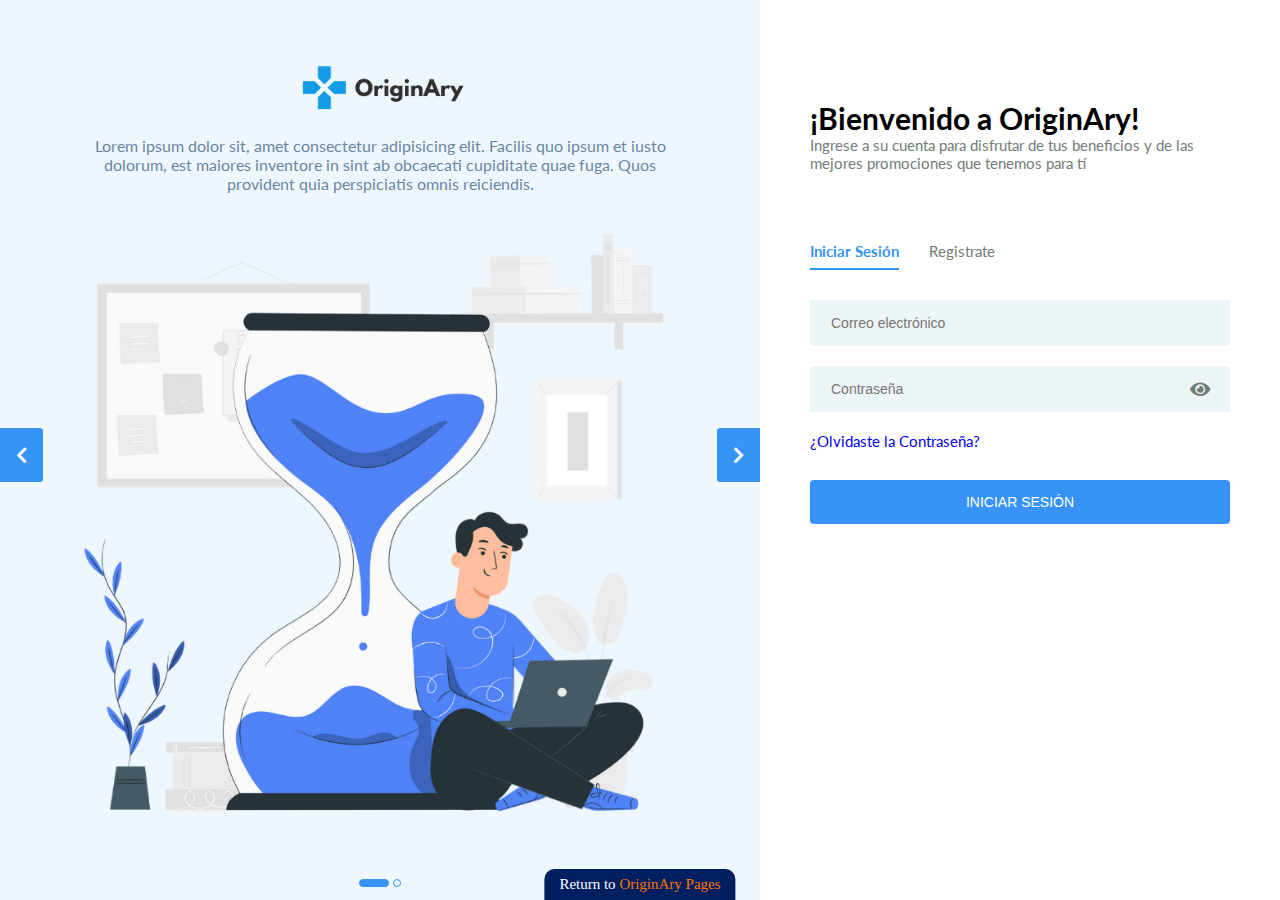
<file: login/login.html>
<!DOCTYPE html>
<html lang="en">
<head>
    <meta charset="UTF-8">
    <meta name="viewport" content="initial-scale=1.0, width=device-width"/>
    <meta http-equiv="X-UA-Compatible" content="ie-edge">
    <title>Login | OriginAry</title>

    <!--Fuentes de tipo de letras Iconografia-->

    <link rel="stylesheet" href="https://use.fontawesome.com/releases/v5.8.1/css/all.css">
    <link href="https://fonts.googleapis.com/css2?family=Lato:wght@300;400;700&display=swap" rel="stylesheet">

    <!--Mis estilos-->

    <link rel="stylesheet" href="css/estilos.css">

</head>
<body>
    
    
    <div class="contenedor-login">

        <!--Slider-->
        <div class="contenedor-slider">
            <div class="slider">

                <!--Slide 1-->
                <div class="slide fade">
                    <img src="img/img-slider-login.png" alt="">

                    <div class="contenido-slider">

                        <div class="logo">
                            <img src="img/logo-tienda.png" alt="">
                        </div>

                        <p class="slider-texto">
                            Lorem ipsum dolor sit, amet consectetur adipisicing elit. Facilis quo ipsum et iusto dolorum,
                            est maiores inventore in sint ab obcaecati cupiditate quae fuga. Quos provident quia perspiciatis
                            omnis reiciendis.
                        </p>

                    </div>

                </div>

                <!--Slide 2-->
                <div class="slide fade">
                    <img src="img/img-slider-login-2.png" alt="">

                    <div class="contenido-slider">

                        <div class="logo">
                            <img src="img/logo-tienda.png" alt="">
                        </div>

                        <p class="slider-texto">
                            Lorem ipsum dolor sit, amet consectetur adipisicing elit. Facilis quo ipsum et iusto dolorum,
                            est maiores inventore in sint ab obcaecati cupiditate quae fuga. Quos provident quia perspiciatis
                            omnis reiciendis.
                        </p>

                    </div>

                </div>

            </div>

            <!--Botones next y prev-->
            <a href="#" class="prev"><i class="fas fa-chevron-left"></i></a>
            <a href="#" class="next"><i class="fas fa-chevron-right"></i></a>

            <!--dots-->
            <div class="dots">

                <!--<span class="dot active"></span>-->

            </div>

        </div>

        <!--Formularios-->

        <div class="contenedor-texto">

            <div class="contenedor-form">

                <h1 class="titutlo">¡Bienvenido a OriginAry!</h1>
                <p class="descripcion">Ingrese a su cuenta para disfrutar de tus beneficios
                     y de las mejores promociones que tenemos para tí</p>
                
                <!--Tabs-->
                <ul class="tabs-links">
                    <li class="tab-link active">Iniciar Sesión</li>
                    <li class="tab-link ">Registrate</li>
                </ul>

                <!--Formulario de login-->

                <form action="" method="POST" id="formLogin" class="formulario active">

                    <div class="error-text">
                        <p>aqui los errores del formulario</p>
                    </div>

                    <input type="text" placeholder="Correo electrónico" class="input-text" name="correo" autocomplete="off">
                    <div class="grupo-input">

                        <input type="password" placeholder="Contraseña" name="password" class="input-text clave">
                        <button type="button" class="icono fas fa-eye mostrarClave"></button>

                    </div>

                    <a href="#" class="link">¿Olvidaste la Contraseña?</a>
                    <button class="btn" id="btnLogin" type="button">Iniciar Sesión</button>

                </form>

                <!--Formulario de registro-->

                <form action="" method="POST" id="formRegistro" class="formulario ">

                    <div class="error-text ">

                    </div>

                    <input type="text" placeholder="Nombre y Apellidos" class="input-text" name="nombre" autocomplete="off">
                    <input type="text" placeholder="Correo electrónico" class="input-text" name="correo" autocomplete="off">

                    <div class="grupo-input">

                        <input type="password" placeholder="Contraseña" name="password" class="input-text clave">
                        <button type="button" class="icono fas fa-eye mostrarClave"></button>

                    </div>

                    <!--Checkbox Personalizados-->
                    <label class="contenedor-cbx animate">
                        Me gustaría recibir notificaciones sobre productos
                        <input type="checkbox" name="cbx_notificaciones" checked>
                        <span class="cbx-marca"></span>
                    </label>

                    <label class="contenedor-cbx animate">

                        He leido y acepto los
                        <a href="#" class="link">Términos y Condiciones</a>
                        <a href="#" class="link">y Política de privacidad de mi tienda</a>

                        <input type="checkbox" name="cbx_terminos">
                        <span class="cbx-marca"></span>

                    </label>

                    <button class="btn" id="btnRegistro" type="button">Crear cuenta</button>

                </form>

            </div>

        </div>

    </div>
    <div class="floating-text">
        Return to <a href="" target="_blank">OriginAry Pages</a>
    </div>

    <!--Scripts-->

    <script src="js/app.js"></script>

</body>
</html>
</file>
<file: login/css/estilos.css>
:root{
    --color-negro:#364E65;
    --color-texto:#727C77;
    --color-rojo:#ED0722;
    --color-rgb-rojo:rgba(237,7,34,.21);
    --color-rgb-celeste:rgba(55,147,246,.27);
    --color-celeste:#3793F6;
    --color-input:#EEF5F9;
}

.input-error{
    border: 1px solid var(--color-rojo) !important;
}

/* Estilos generales */

*{
    margin: 0;
    padding: 0;
    box-sizing: border-box;
}

body{
    background: #f7f9fd;
    font-family: 'Lato', sans-serif;
    font-size: 15px;
}

a{
    text-decoration: none;
}

ul,ol{
    list-style: none;
}

.contenedor-login{
    width: 100%;
    height: 100vh;
    display: flex;
    -webkit-box-align: start;
    align-items: flex-start;
    overflow: hidden;
}

/* Estilos contenedor slider */

.contenedor-slider{
    width: calc(100% - 520px);
    height: 100%;
    overflow: hidden;
    position: relative;
}

.slider{
    position: relative;
    display: flex;
    width: 100%;
    height: 100%;
}

.slide{
    min-width: 100%;
    min-height: 100%;
    height: auto;
    display: none;
    position: relative;
    justify-content: center;
}

.slide.active{
    display: flex;
}

.slide img{
    width: 100%;
    height: 100%;
    object-fit: cover;
}

/* Estilos contenidp slider */

.contenido-slider{
    position: absolute;
    top: 60px;
    width: 600px;
    text-align: center;
}

.contenido-slider .logo{
    margin-bottom: 20px;
}

.contenido-slider .logo img{
    width: 200px;
}

.contenido-slider .slider-texto{
    color: #6a86a2;
    font-size: 16px;
}

/* Animación Slide */

.fade{
    animation: fade 1.5 ease-in-out;
    -webkit-animation: fade 1.5s ease-in-out;
}

@-webkit-keyframes fade{
    from{
        opacity: 0.4;
    }

    to{
        opacity: 1;
    }
}

@keyframes fade{
    from{
        opacity: 0.4;
    }

    to{
        opacity: 1;
    }
}

/* Botones nex y prev */

.prev,
.next{
    cursor: pointer;
    position: absolute;
    top: 50%;
    width: auto;
    padding: 16px;
    background: var(--color-celeste);
    margin-top: -22px;
    color: #fff;
    font-weight: bold;
    font-size: 18px;
    transition:all .6s ease;
    border-radius: 0 3px 3px 0;
    user-select: none;
    outline: 0;
}

.next{
    right: 0;
    border-radius: 3px 0px 0px 3px;
}

.prev:hover,
.next:hover{
    background: var(--color-negro);
}

/* puntos */

.dots{
    position: absolute;
    width: 100%;
    text-align: center;
    bottom: 10px;
}

.dots .dot{
    outline: 0;
    cursor: pointer;
    height: 8px;
    width: 8px;
    margin: 0 2px;
    border: 1px solid var(--color-celeste);
    border-radius: 4px;
    display: inline-block;
    transition: all .6 ease-in-out;
}

.dots .dot.active{
    background: var(--color-celeste);
    width: 30px;
}

/* Estilos contenedor formularios */

.contenedor-texto{
    width: 520px;
    height: 100%;
    overflow: hidden;
    overflow-y: auto;
    background: #fff;
}

.contenedor-form{
    width: 100%;
    padding: 100px 50px 50px 50px;
}

.contenedor-form .titulo{
    font-size: 24px;
    font-weight: 700;
    margin-bottom: 20px;
    color: var(--color-negro);
}

.contenedor-form .descripcion{
    font-size: 15px;
    color: var(--color-texto);
}

/* Estilos Tabs */

.tabs-links{
    margin-top: 70px;
    display: flex;
    width: 100%;
    border-radius: 1px solid #f2f2f2;
    padding-bottom: 10px;
}

.tabs-links .tab-link{
    font-size: 15px;
    margin-right: 30px;
    color: var(--color-texto);
    cursor: pointer;
    position: relative;
}

.tabs-links .tab-link.active{
    color: var(--color-celeste);
    font-weight: 700;
}

.tabs-links .tab-link.active::after{
    content: '';
    position: absolute;
    width: 100%;
    height: 2px;
    background: var(--color-celeste);
    left: 0;
    bottom: -10px;
}

/*Estilos formularios*/

.formulario{
    display: none;
    margin-top: 30px;
}

.formulario.active{
    display: block;
}

.formulario .input-text{
    padding: 14px 20px;
    border: 1px solid transparent;
    background: var(--color-input);
    margin-bottom: 20px;
    border-radius: 3px;
    width: 100%;
    outline: 0;
    font-size: 14px;
    color: var(--color-texto);
}

.formulario .grupo-input{
    display: flex;
    width: 100%;
    position: relative;
    margin-bottom: 20px;
}

.formulario .grupo-input .input-text{
    padding-right: 60px;
    margin-bottom: 0px;
}

.formulario .grupo-input .icono{
    position: absolute;
    width: 60px;
    height: 100%;
    border: none;
    cursor: pointer;
    background: none;
    font-size: 18px;
    color: var(--color-texto);
    right: 0;
    outline: 0;
}

.formulario .grupo-input .icono.active{
    color: var(--color-celeste);
}

.formulario .grupo-text:focus{
    border: 1px solid green;
}

link{
    font-size: 14px;
    color: var(--color-celeste);
}

.link:hover{
    text-decoration: underline;
}

.formulario .btn{
    width: 100%;
    padding: 14px;
    border: none;
    background: var(--color-celeste);
    color: #fff;
    font-size: 14px;
    text-transform: uppercase;
    border-radius: 4px;
    margin-top: 30px;
    outline: 0;
    cursor: pointer;
    display: block;
}

.formulario .btn:hover{
    background: #3285dd;
}

/*Estilos Checkbox Personalizados */

.contenedor-cbx{
    display: inline-block;
    position: relative;
    padding-left: 28px;
    margin-bottom: 12px;
    cursor: pointer;
    font-size: 14px;
    color: var(--color-texto);
    user-select: none;
}

.contenedor-cbx input{
    position: absolute;
    opacity: 0;
    cursor: pointer;
    height: 0;
    width: 0;
}

.contenedor-cbx .cbx-marca{
    position: absolute;
    top: 0;
    left: 0;
    height: 20px;
    width: 20px;
    background: transparent;
    border: 1px solid var(--color-texto);
    border-radius: 2px;
    transition: all .8s ease;
}

.contenedor-cbx:hover input ~ .cbx-marca{
    border: 1px solid var(--color-celeste);
}

.contenedor-cbx .cbx-marca::after{
    font-family: 'Font Awesome 5 Free';
    font-weight: 900;
    content: '\f00c';
    content: 13px;
    position: absolute;
    display: none;
    left: 3px;
    top: 3px;
    color: #fff;
}

.contenedor-cbx input:checked ~ .cbx-marca::after{
    display: block;
}

.contenedor-cbx input:checked ~ .cbx-marca{
    background: var(--color-celeste) !important;
    border: 1px solid var(--color-celeste) !important;
}

/* Animación a los checkbox */

.contenedor-cbx.animate input:checked ~ .cbx-marca{
    -webkit-transform: rotate(360deg);
    transform: rotate(360deg);
}

/* Estilos mensajes de error */

.error-text{
    background: var(--color-rgb-rojo);
    border-radius: 4px;
    padding: 8px 20px;
    margin-bottom: 10px;
    display: none;
}

.error-text p{
    font-size: 13px;
    color: var(--color-rojo);
}

.error-text.active{
    display: block;
}

.cbx-error .cbx-marca{
    -webkit-animation: cbx_error .2s ease-in-out infinite;
    animation: cbx_error .2s ease-in-out infinite;
    border: 1px solid var(--color-rojo);
}

@keyframes cbx_error{

    0% {
        -webkit-transform:rotateX(-5deg);
        transform: rotate(-5deg);
    }

    50% {
        -webkit-transform: rotateX( 0deg) scale(.8);
        transform: rotate(0deg) scale(.8);
    }

    100% {
        -webkit-transform: rotateX( 5deg);
        transform: rotateX(5deg);
    }
}

/* Responsive */
/* @media query - pantalla movil */

@media screen and (max-width: 768px) {
    .contenedor-login{
        flex-direction: column;
        height: 100%;
    }

    .contenedor-slider{
        width: 100%;
        height: 400%;
        position: relative;
    }

    .contenido-slider{
        top: 30px;
        width: 100%;
    }

    .dots{
        display: none;
    }

    .contenedor-texto{
        width:calc(100% - 30px);
        position: relative;
        background: #fff;
        box-shadow: 0px 3px 6px rgba(0, 0, 0,.08);
        margin: auto;
        margin-top: -50px;
        border-radius: 7px;
        margin-bottom: 40px;
    }

    .contenedor-form {
        padding: 20px !important;
    }

    .contenedor-form .titulo {
        font-size: 20px;
    }

    .contenedor-form .tabs-link{
        margin-top: 40px;
    }

}

/* @media query - tablet horizontal */

@media screen and (max-width: 812px) {
    .contenido-slider .slider-texto{
        display: none;
    }
}

@media screen and (max-width: 1024px) {

    .contenedor-form{
        padding: 50px;
    }

    .prev,.next{
        display: none;
    }

    .contenido-slider{
        width: 100%;
        top: 30px;
    }

    .contenido-slider .slider-texto {
        padding: 0px 30px;
    }

}
.floating-btn {
	border-radius: 26.5px;
	background-color: #001F61;
	border: 1px solid #001F61;
	box-shadow: 0 16px 22px -17px #03153B;
	color: #fff;
	cursor: pointer;
	font-size: 16px;
	line-height: 20px;
	padding: 12px 20px;
	position: fixed;
	bottom: 20px;
	right: 20px;
	z-index: 999;
}

.floating-btn:hover {
	background-color: #ffffff;
	color: #001F61;
}

.floating-btn:focus {
	outline: none;
}

.floating-text {
	background-color: #001F61;
	border-radius: 10px 10px 0 0;
	color: #fff;
	font-family: 'Muli';
	padding: 7px 15px;
	position: fixed;
	bottom: 0;
	left: 50%;
	transform: translateX(-50%);
	text-align: center;
	z-index: 998;
}

.floating-text a {
	color: #FF7500;
	text-decoration: none;
}

@media screen and (max-width: 480px) {

	.social-panel-container.visible {
		transform: translateX(0px);
	}
	
	.floating-btn {
		right: 10px;
	}
}
</file>
